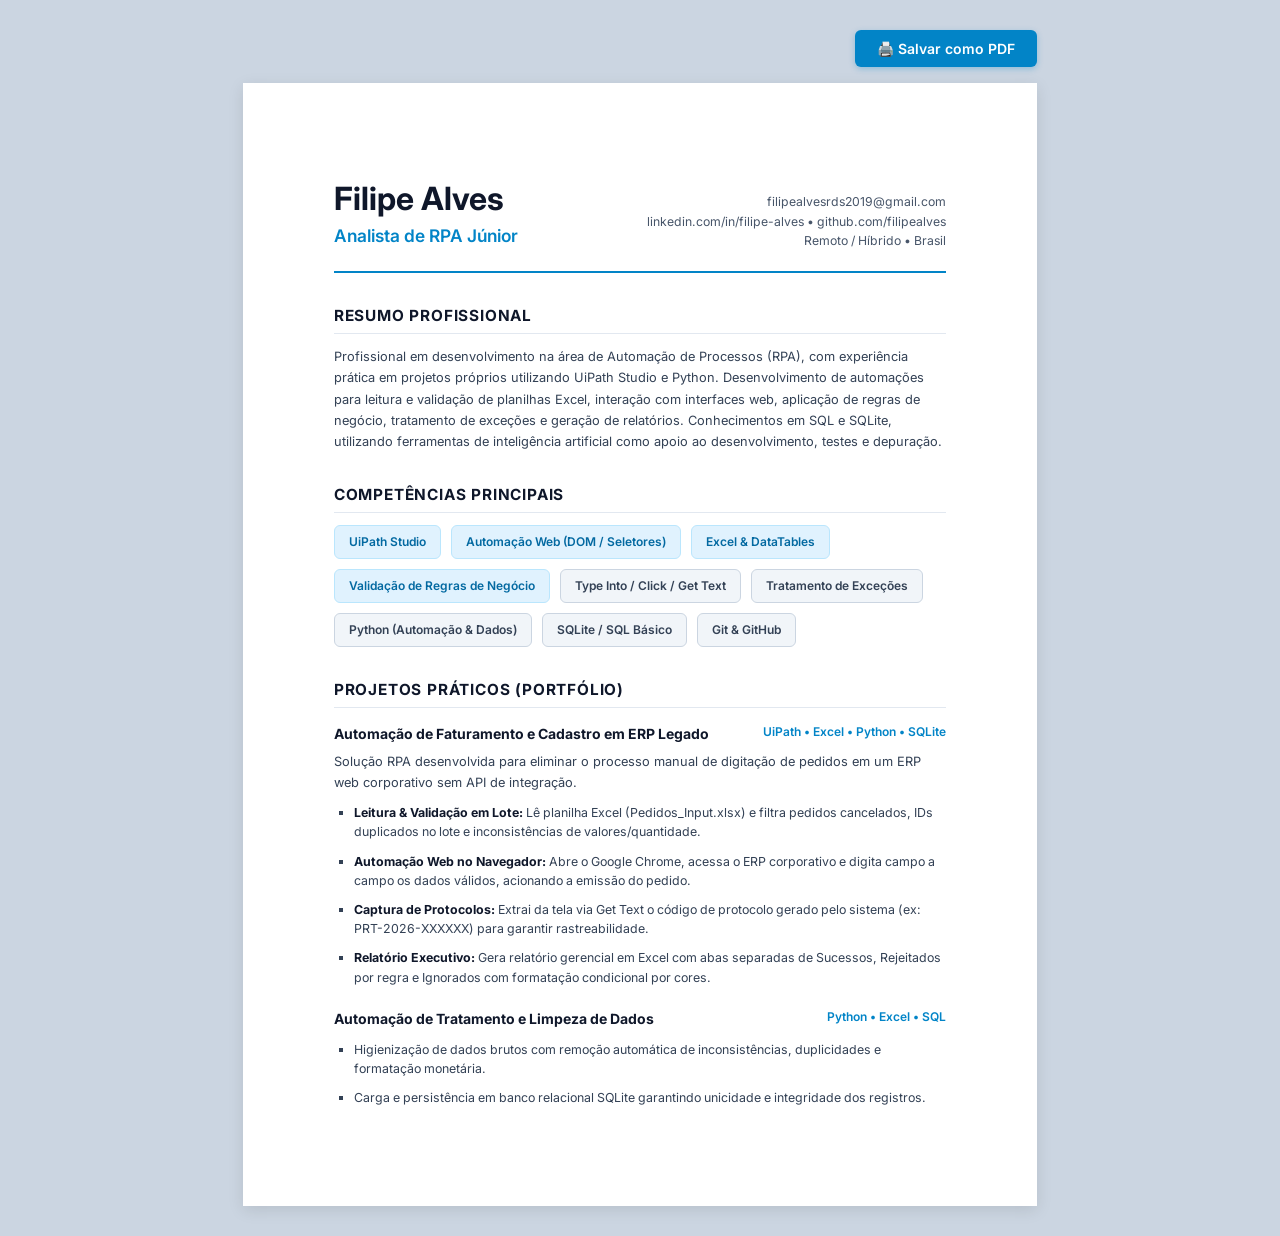
<file: Curriculo_RPA_Junior.html>
<!DOCTYPE html>
<html lang="pt-BR">
<head>
  <meta charset="UTF-8">
  <meta name="viewport" content="width=device-width, initial-scale=1.0">
  <title>Currículo - Filipe Alves | RPA</title>
  <link rel="preconnect" href="https://fonts.googleapis.com">
  <link rel="preconnect" href="https://fonts.gstatic.com" crossorigin>
  <link href="https://fonts.googleapis.com/css2?family=Inter:wght@400;500;600;700&display=swap" rel="stylesheet">
  <style>
    * {
      margin: 0;
      padding: 0;
      box-sizing: border-box;
      font-family: 'Inter', sans-serif;
    }

    body {
      background: #cbd5e1;
      color: #1e293b;
      font-size: 9.8pt;
      line-height: 1.65;
      padding: 30px 0;
    }

    /* Folha A4 com distribuição harmoniosa */
    .page {
      background: #ffffff;
      width: 210mm;
      min-height: 297mm;
      margin: 0 auto;
      padding: 26mm 24mm;
      box-shadow: 0 4px 15px rgba(0,0,0,0.1);
      display: flex;
      flex-direction: column;
    }

    @media print {
      body {
        background: none;
        padding: 0;
      }
      .page {
        width: 100%;
        min-height: 100%;
        margin: 0;
        padding: 18mm 20mm;
        box-shadow: none;
      }
      .no-print {
        display: none !important;
      }
    }

    /* Botão de impressão */
    .no-print {
      max-width: 210mm;
      margin: 0 auto 16px auto;
      display: flex;
      justify-content: flex-end;
    }

    .btn-pdf {
      background: #0284c7;
      color: white;
      border: none;
      padding: 10px 22px;
      border-radius: 6px;
      font-weight: 600;
      cursor: pointer;
      font-size: 14px;
      box-shadow: 0 2px 6px rgba(2, 132, 199, 0.3);
      transition: background 0.2s;
    }

    .btn-pdf:hover {
      background: #0369a1;
    }

    /* Cabeçalho */
    header {
      border-bottom: 2.5px solid #0284c7;
      padding-bottom: 20px;
      margin-bottom: 30px;
      display: flex;
      justify-content: space-between;
      align-items: flex-end;
    }

    h1 {
      font-size: 24pt;
      color: #0f172a;
      font-weight: 700;
      line-height: 1.1;
    }

    .role {
      font-size: 13pt;
      color: #0284c7;
      font-weight: 600;
      margin-top: 6px;
    }

    .contacts {
      text-align: right;
      font-size: 9.2pt;
      color: #475569;
      line-height: 1.6;
    }

    /* Seções com espaçamento arejado */
    section {
      margin-bottom: 30px;
    }

    section:last-child {
      margin-bottom: 0;
    }

    h2 {
      font-size: 11.5pt;
      font-weight: 700;
      color: #0f172a;
      text-transform: uppercase;
      letter-spacing: 0.8px;
      margin-bottom: 12px;
      border-bottom: 1.5px solid #e2e8f0;
      padding-bottom: 5px;
    }

    p {
      color: #334155;
      font-size: 9.6pt;
      line-height: 1.65;
    }

    /* Tags de Competências */
    .skills-container {
      display: flex;
      flex-wrap: wrap;
      gap: 10px;
      margin-top: 8px;
    }

    .tag {
      background: #f1f5f9;
      border: 1px solid #cbd5e1;
      padding: 6px 14px;
      border-radius: 6px;
      font-size: 9pt;
      font-weight: 600;
      color: #334155;
    }

    .tag.highlight {
      background: #e0f2fe;
      border-color: #bae6fd;
      color: #0369a1;
    }

    /* Projetos */
    .project {
      margin-top: 14px;
    }

    .project-header {
      display: flex;
      justify-content: space-between;
      font-weight: 700;
      font-size: 10.5pt;
      color: #0f172a;
      margin-bottom: 6px;
    }

    .project-stack {
      color: #0284c7;
      font-size: 9pt;
      font-weight: 600;
    }

    ul {
      list-style-type: square;
      padding-left: 20px;
      margin-top: 10px;
    }

    li {
      margin-bottom: 10px;
      font-size: 9.3pt;
      color: #334155;
      line-height: 1.55;
    }

    li:last-child {
      margin-bottom: 0;
    }

    li strong {
      color: #0f172a;
    }
  </style>
</head>
<body>

  <div class="no-print">
    <button class="btn-pdf" onclick="window.print()">🖨️ Salvar como PDF</button>
  </div>

  <div class="page">
    
    <!-- Cabeçalho -->
    <header>
      <div>
        <h1>Filipe Alves</h1>
        <div class="role">Analista de RPA Júnior</div>
      </div>
      <div class="contacts">
        <div>filipealvesrds2019@gmail.com</div>
        <div>linkedin.com/in/filipe-alves • github.com/filipealves</div>
        <div>Remoto / Híbrido • Brasil</div>
      </div>
    </header>

    <!-- Resumo Direto -->
    <section>
      <h2>Resumo Profissional</h2>
      <p>
        Profissional em desenvolvimento na área de Automação de Processos (RPA), com experiência prática em projetos próprios utilizando UiPath Studio e Python. Desenvolvimento de automações para leitura e validação de planilhas Excel, interação com interfaces web, aplicação de regras de negócio, tratamento de exceções e geração de relatórios. Conhecimentos em SQL e SQLite, utilizando ferramentas de inteligência artificial como apoio ao desenvolvimento, testes e depuração.
      </p>
    </section>

    <!-- Competências Chave Arejadas -->
    <section>
      <h2>Competências Principais</h2>
      <div class="skills-container">
        <span class="tag highlight">UiPath Studio</span>
        <span class="tag highlight">Automação Web (DOM / Seletores)</span>
        <span class="tag highlight">Excel & DataTables</span>
        <span class="tag highlight">Validação de Regras de Negócio</span>
        <span class="tag">Type Into / Click / Get Text</span>
        <span class="tag">Tratamento de Exceções</span>
        <span class="tag">Python (Automação & Dados)</span>
        <span class="tag">SQLite / SQL Básico</span>
        <span class="tag">Git & GitHub</span>
      </div>
    </section>

    <!-- Projetos Práticos (Portfólio) -->
    <section>
      <h2>Projetos Práticos (Portfólio)</h2>
      
      <div class="project">
        <div class="project-header">
          <span>Automação de Faturamento e Cadastro em ERP Legado</span>
          <span class="project-stack">UiPath • Excel • Python • SQLite</span>
        </div>
        <p style="margin-top: 6px;">
          Solução RPA desenvolvida para eliminar o processo manual de digitação de pedidos em um ERP web corporativo sem API de integração.
        </p>
        <ul>
          <li><strong>Leitura & Validação em Lote:</strong> Lê planilha Excel (<code>Pedidos_Input.xlsx</code>) e filtra pedidos cancelados, IDs duplicados no lote e inconsistências de valores/quantidade.</li>
          <li><strong>Automação Web no Navegador:</strong> Abre o Google Chrome, acessa o ERP corporativo e digita campo a campo os dados válidos, acionando a emissão do pedido.</li>
          <li><strong>Captura de Protocolos:</strong> Extrai da tela via <code>Get Text</code> o código de protocolo gerado pelo sistema (ex: <code>PRT-2026-XXXXXX</code>) para garantir rastreabilidade.</li>
          <li><strong>Relatório Executivo:</strong> Gera relatório gerencial em Excel com abas separadas de Sucessos, Rejeitados por regra e Ignorados com formatação condicional por cores.</li>
        </ul>
      </div>

      <div class="project" style="margin-top: 20px;">
        <div class="project-header">
          <span>Automação de Tratamento e Limpeza de Dados</span>
          <span class="project-stack">Python • Excel • SQL</span>
        </div>
        <ul>
          <li>Higienização de dados brutos com remoção automática de inconsistências, duplicidades e formatação monetária.</li>
          <li>Carga e persistência em banco relacional SQLite garantindo unicidade e integridade dos registros.</li>
        </ul>
      </div>
    </section>

  </div>

</body>
</html>
</file>
